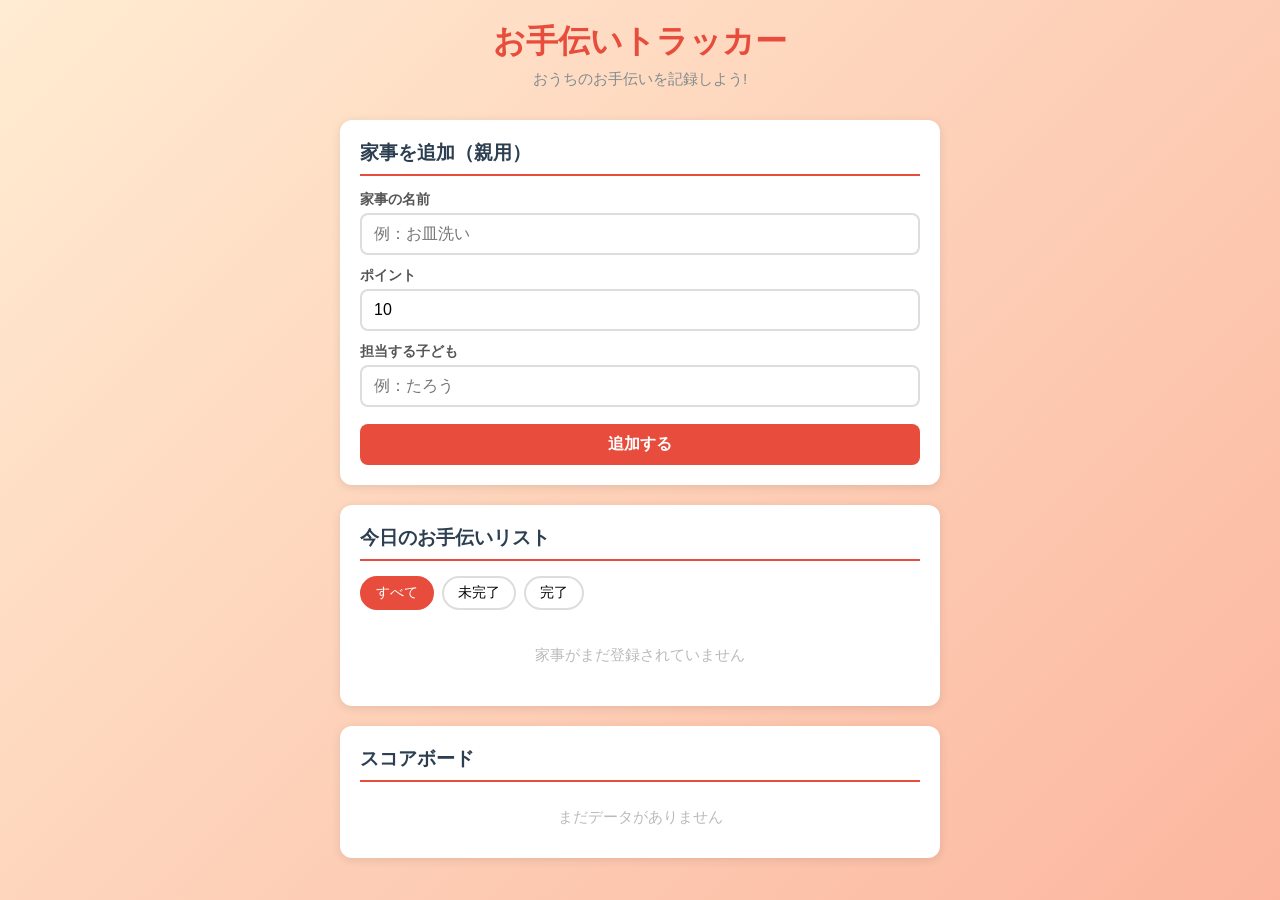
<file: index.html>
<!DOCTYPE html>
<html lang="ja">
<head>
    <meta charset="UTF-8">
    <meta name="viewport" content="width=device-width, initial-scale=1.0">
    <title>お手伝いトラッカー</title>
    <link rel="stylesheet" href="style.css">
</head>
<body>
    <div class="app">
        <header>
            <h1>お手伝いトラッカー</h1>
            <p class="subtitle">おうちのお手伝いを記録しよう!</p>
        </header>

        <!-- 親用：家事入力セクション -->
        <section class="parent-section">
            <h2>家事を追加（親用）</h2>
            <form id="chore-form">
                <div class="form-group">
                    <label for="chore-name">家事の名前</label>
                    <input type="text" id="chore-name" placeholder="例：お皿洗い" required>
                </div>
                <div class="form-group">
                    <label for="chore-points">ポイント</label>
                    <input type="number" id="chore-points" min="1" max="100" value="10" required>
                </div>
                <div class="form-group">
                    <label for="chore-assignee">担当する子ども</label>
                    <input type="text" id="chore-assignee" placeholder="例：たろう" required>
                </div>
                <button type="submit" class="btn btn-add">追加する</button>
            </form>
        </section>

        <!-- 家事リスト -->
        <section class="chores-section">
            <h2>今日のお手伝いリスト</h2>
            <div class="filter-bar">
                <button class="filter-btn active" data-filter="all">すべて</button>
                <button class="filter-btn" data-filter="pending">未完了</button>
                <button class="filter-btn" data-filter="done">完了</button>
            </div>
            <ul id="chore-list"></ul>
            <p id="empty-message" class="empty-message">家事がまだ登録されていません</p>
        </section>

        <!-- スコアボード -->
        <section class="scoreboard-section">
            <h2>スコアボード</h2>
            <div id="scoreboard"></div>
        </section>
    </div>

    <script src="app.js"></script>
</body>
</html>
</file>
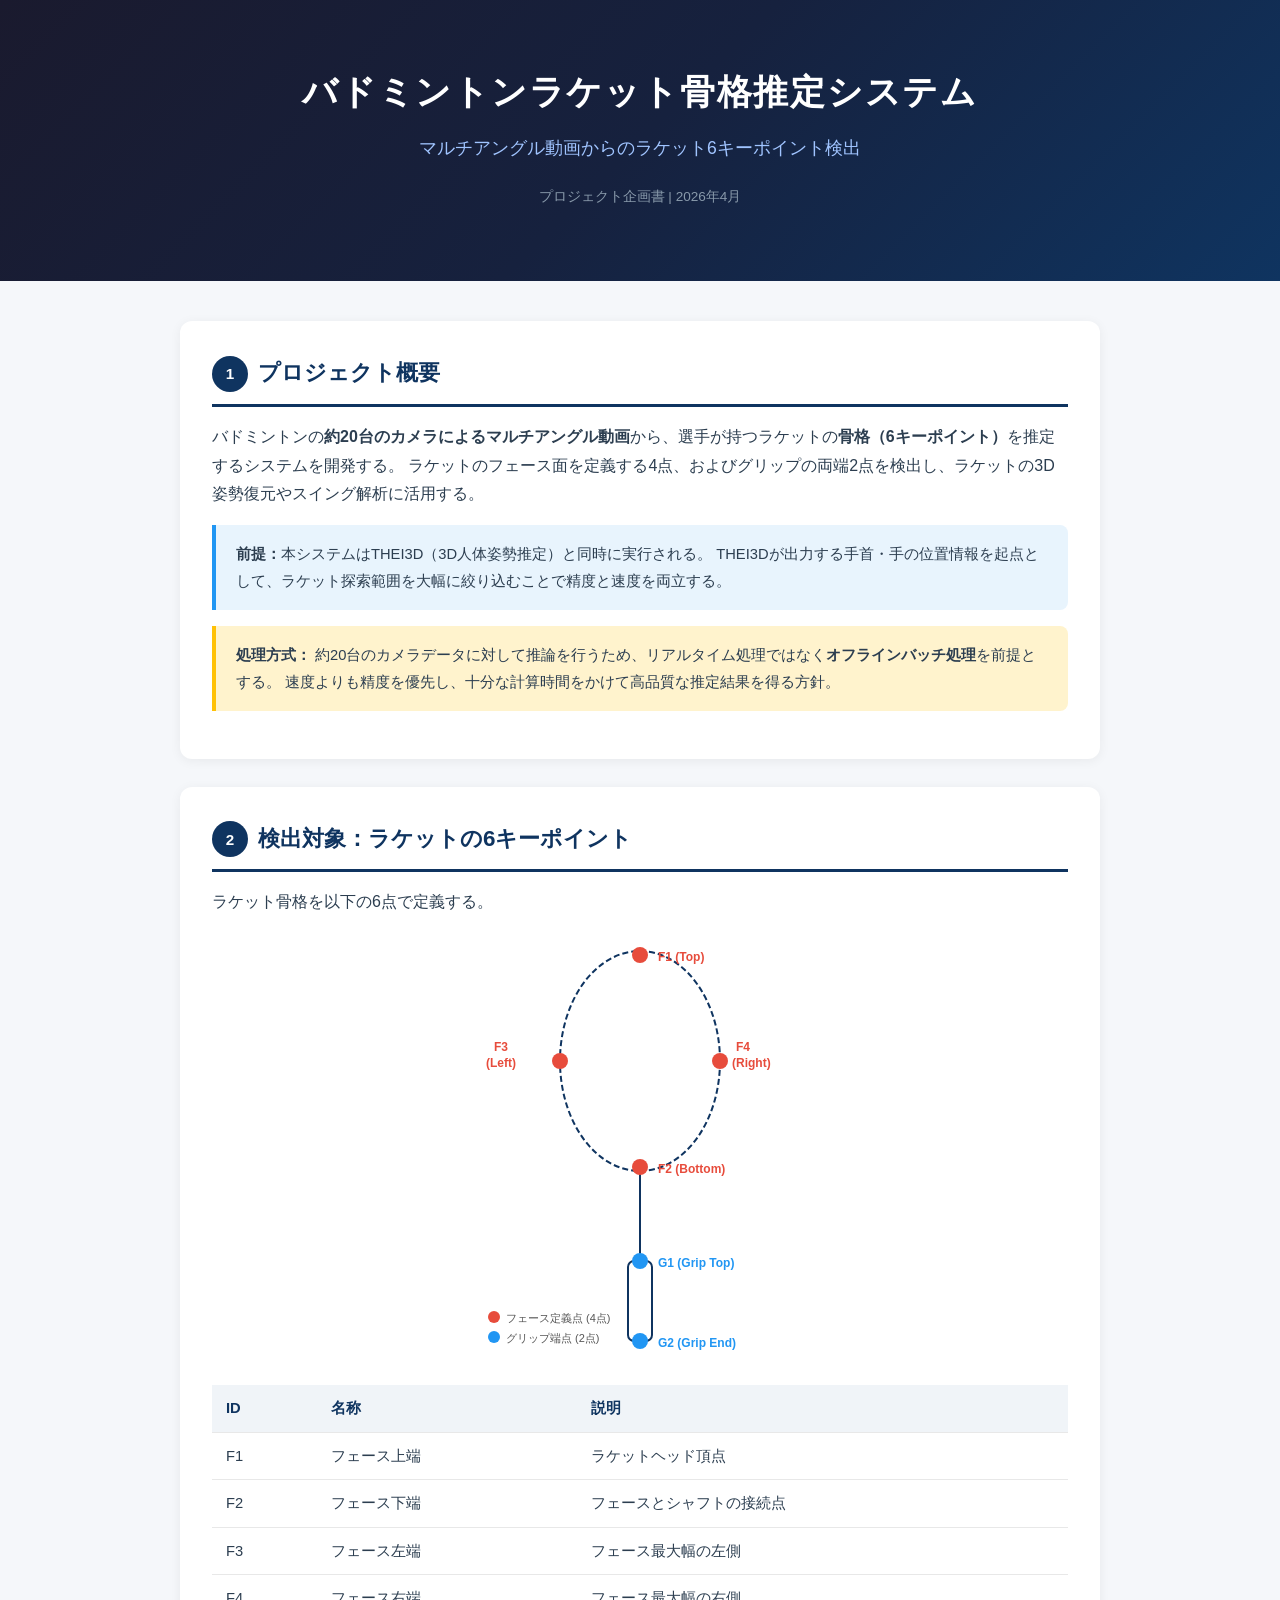
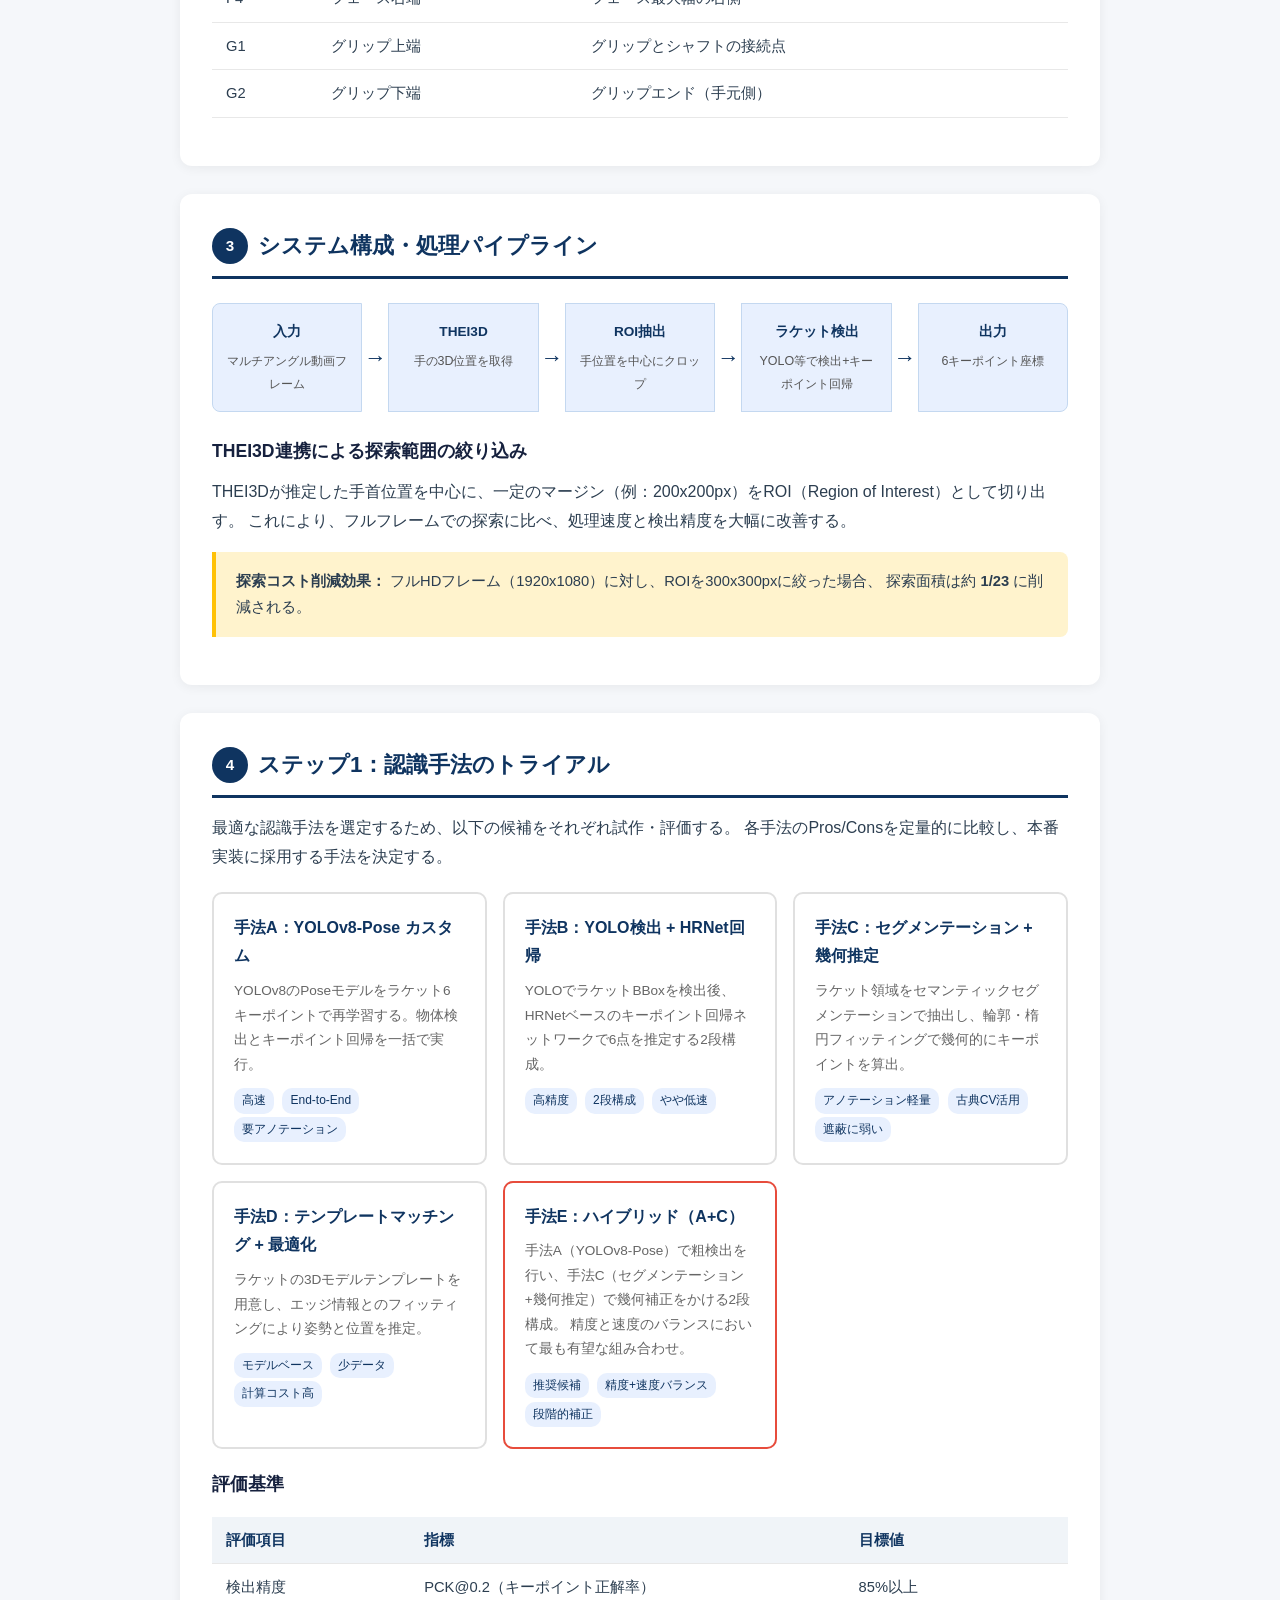
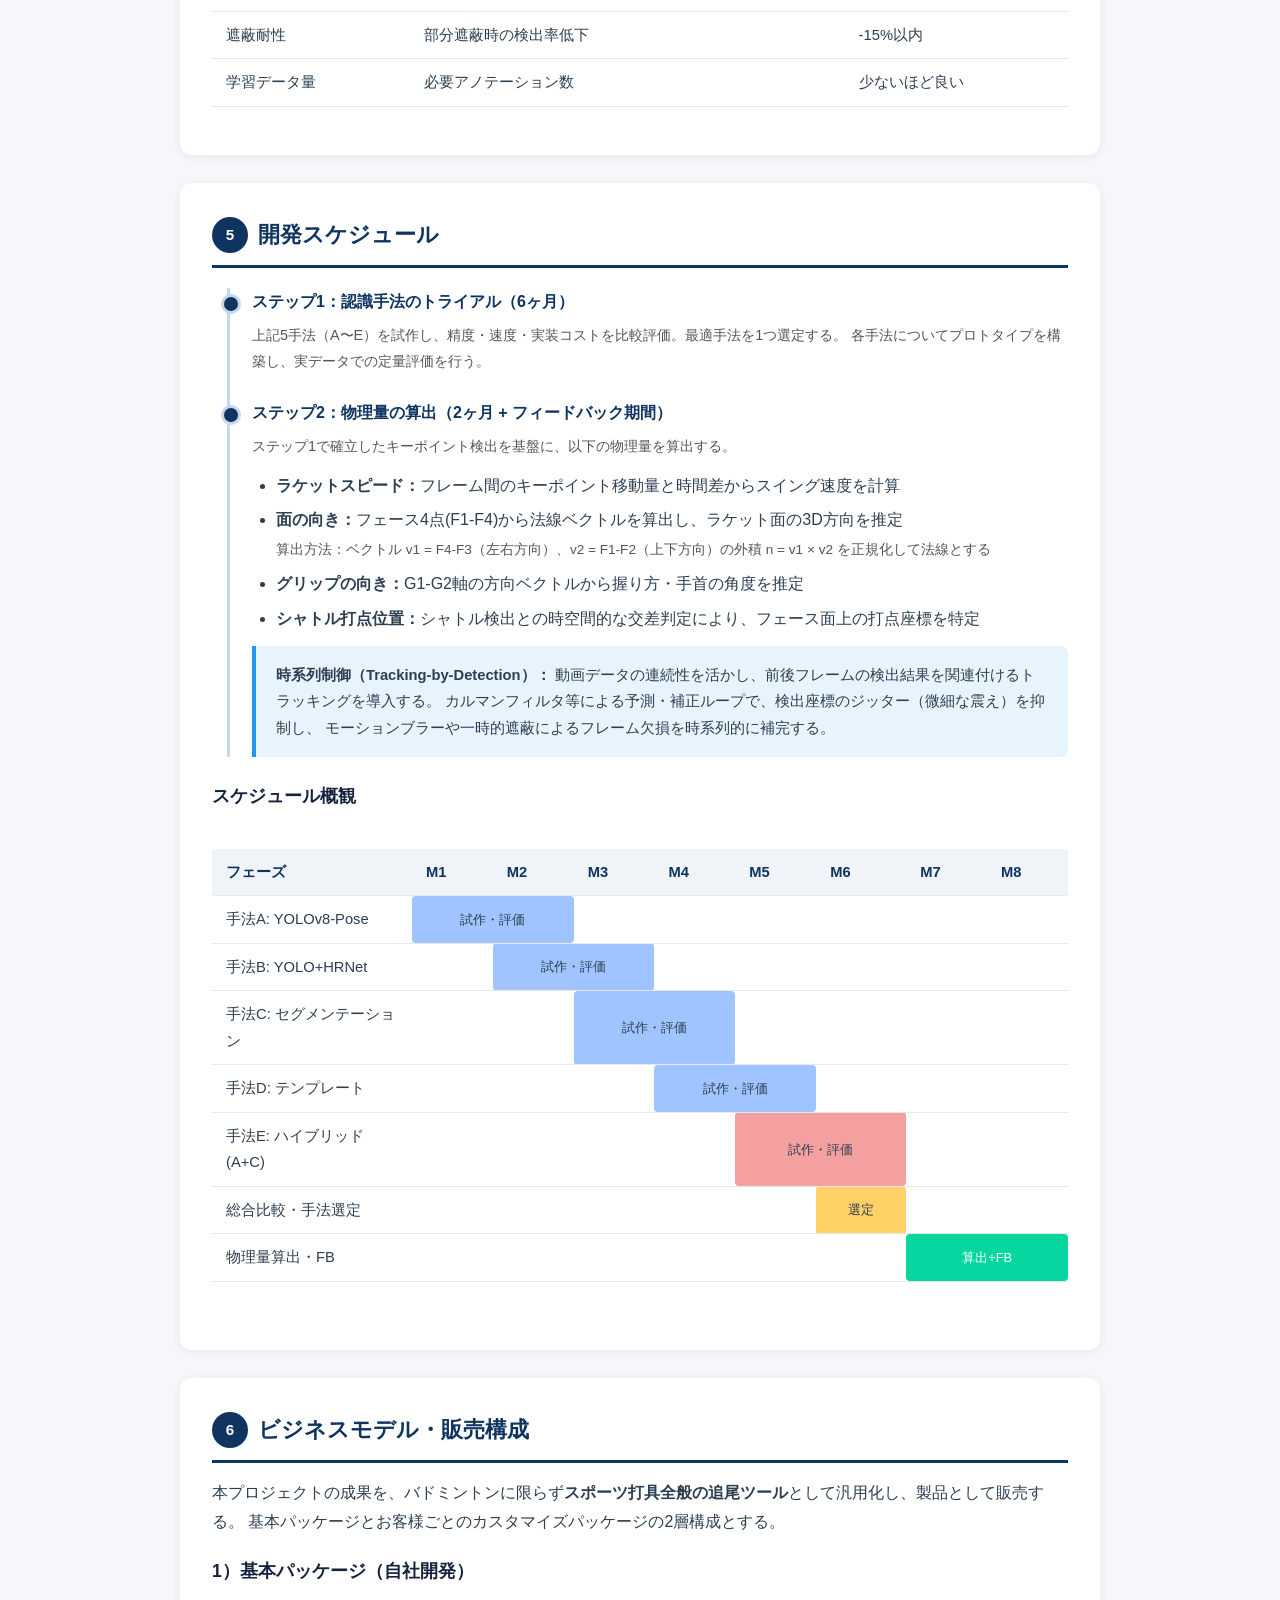
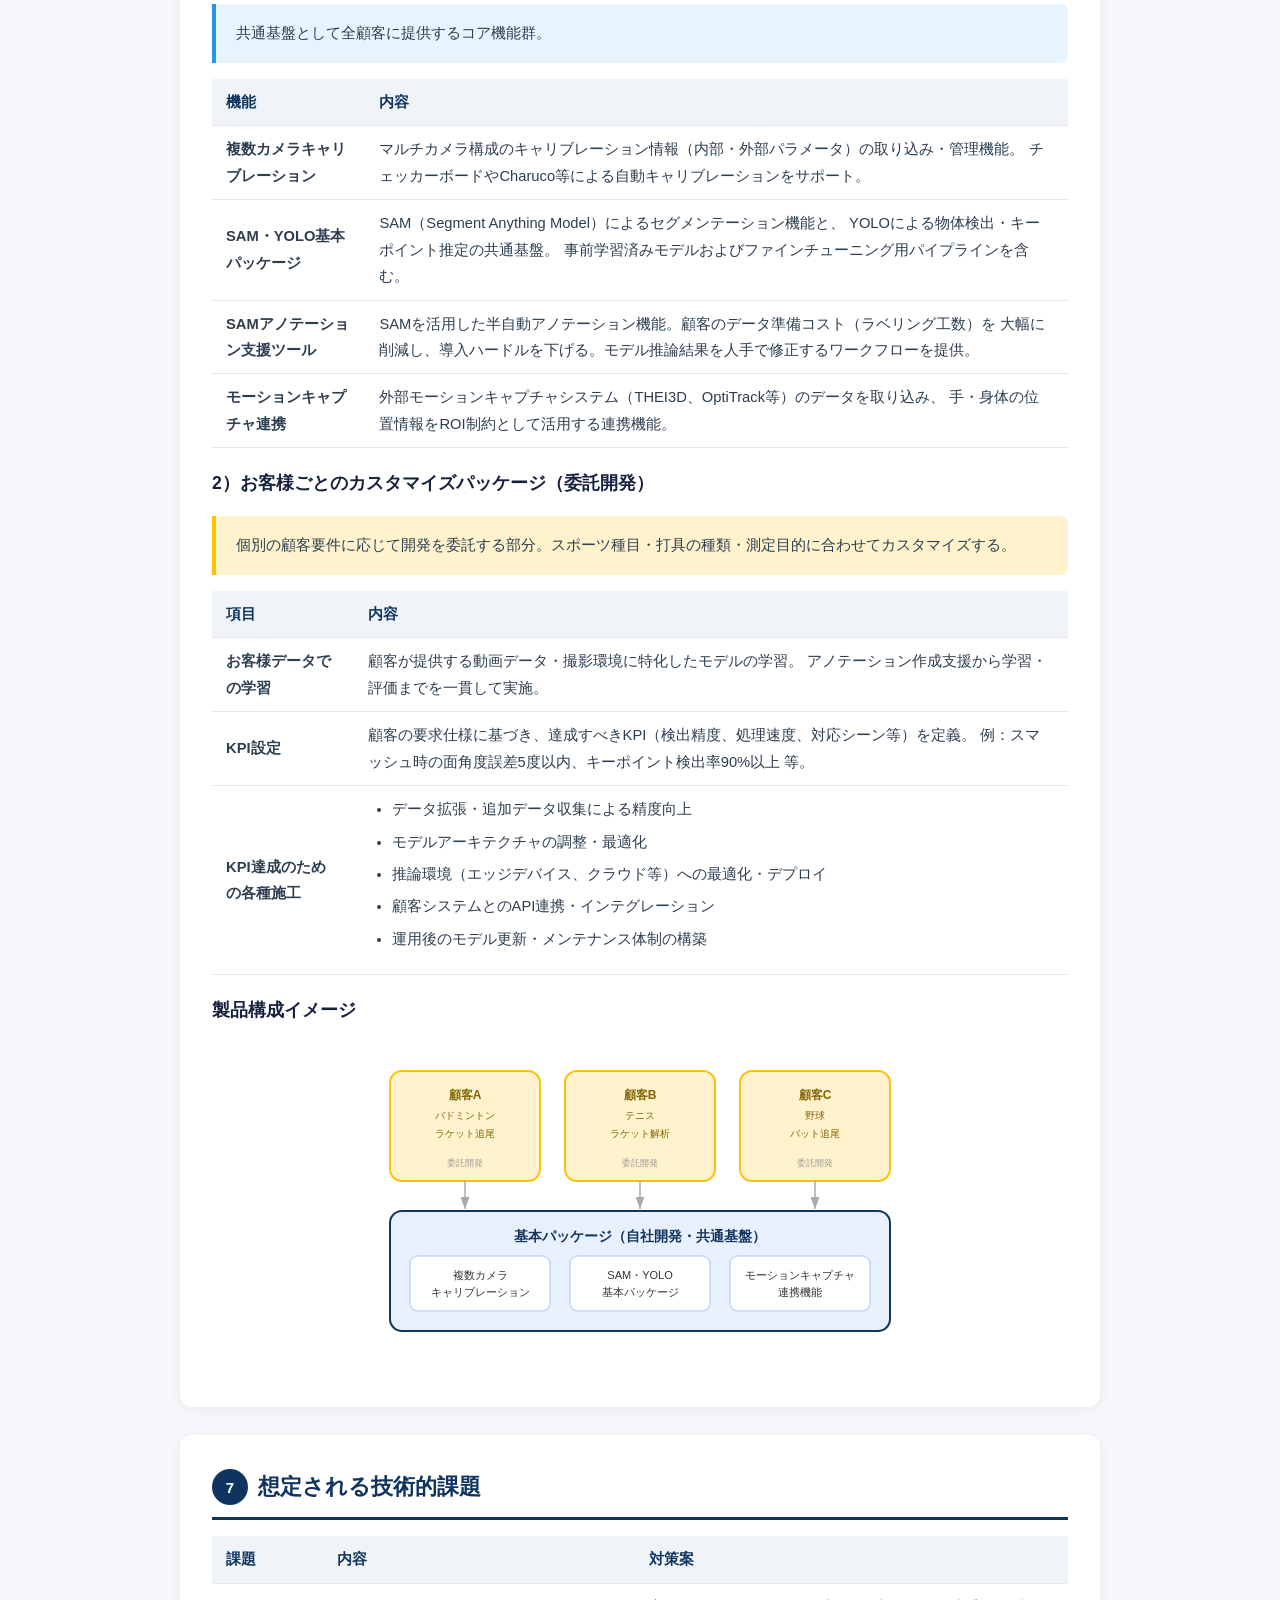
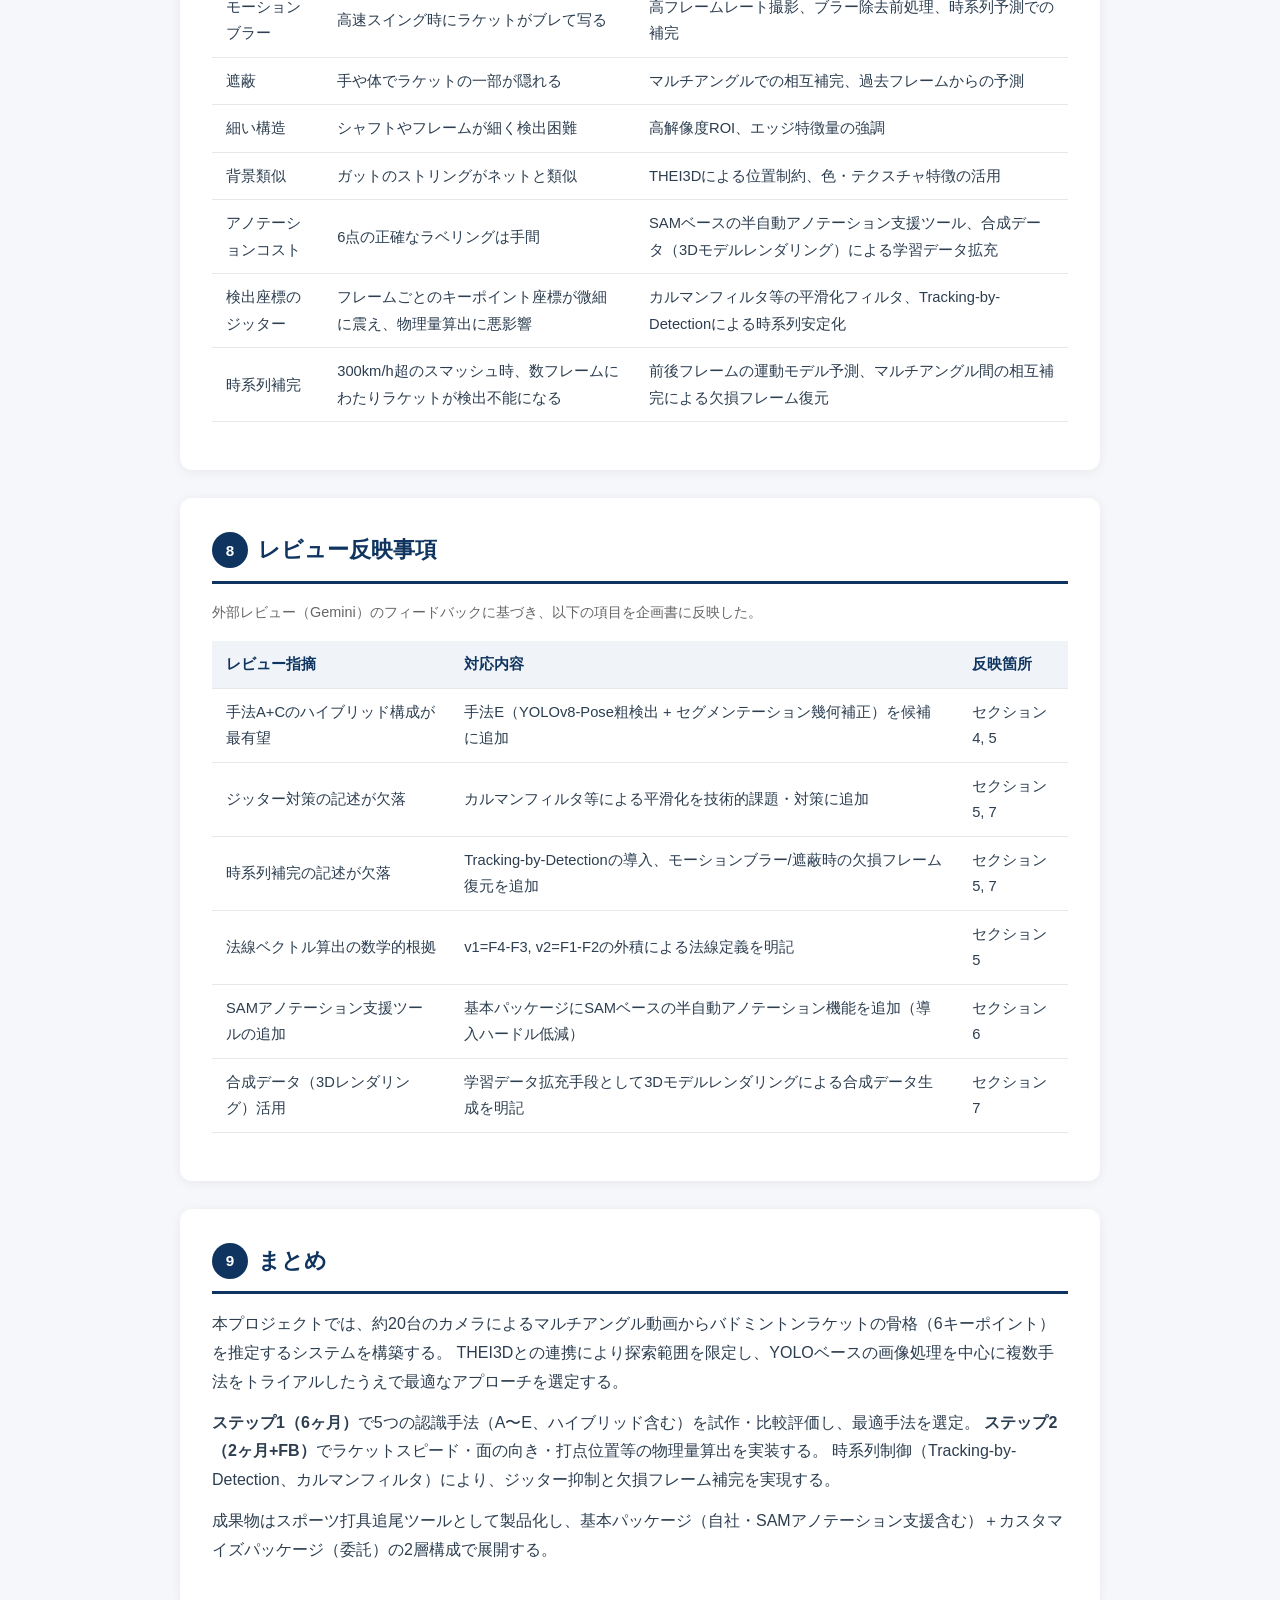
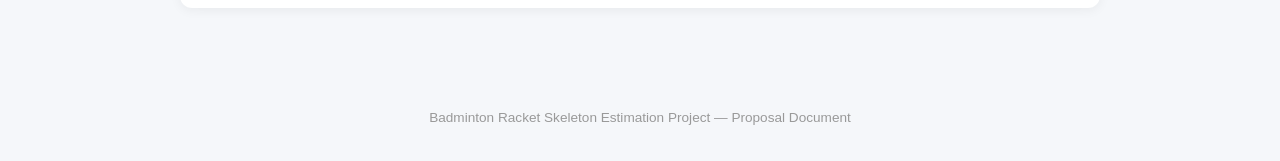
<file: racket-detection-proposal.html>
<!DOCTYPE html>
<html lang="ja">
<head>
    <meta charset="UTF-8">
    <meta name="viewport" content="width=device-width, initial-scale=1.0">
    <title>企画書：バドミントンラケット骨格推定システム</title>
    <style>
        * { margin: 0; padding: 0; box-sizing: border-box; }
        body {
            font-family: 'Hiragino Sans', 'Hiragino Kaku Gothic ProN', 'Noto Sans JP', sans-serif;
            background: #f5f7fa;
            color: #2c3e50;
            line-height: 1.8;
        }

        /* Header */
        .header {
            background: linear-gradient(135deg, #1a1a2e 0%, #16213e 50%, #0f3460 100%);
            color: #fff;
            padding: 60px 40px;
            text-align: center;
        }
        .header h1 {
            font-size: 2.2rem;
            margin-bottom: 10px;
            letter-spacing: 0.05em;
        }
        .header .subtitle {
            font-size: 1.1rem;
            color: #a0c4ff;
            margin-bottom: 20px;
        }
        .header .meta {
            font-size: 0.85rem;
            color: #8899aa;
        }

        /* Main */
        .container {
            max-width: 960px;
            margin: 0 auto;
            padding: 40px 20px;
        }

        /* Section */
        section {
            background: #fff;
            border-radius: 12px;
            padding: 32px;
            margin-bottom: 28px;
            box-shadow: 0 2px 12px rgba(0,0,0,0.06);
        }
        section h2 {
            font-size: 1.4rem;
            color: #0f3460;
            margin-bottom: 16px;
            padding-bottom: 10px;
            border-bottom: 3px solid #0f3460;
            display: flex;
            align-items: center;
            gap: 10px;
        }
        section h2 .num {
            display: inline-flex;
            align-items: center;
            justify-content: center;
            width: 36px;
            height: 36px;
            background: #0f3460;
            color: #fff;
            border-radius: 50%;
            font-size: 0.95rem;
            flex-shrink: 0;
        }
        section h3 {
            font-size: 1.1rem;
            color: #16213e;
            margin: 20px 0 10px;
        }
        p { margin-bottom: 12px; }

        /* Diagram: Racket Keypoints */
        .diagram-wrapper {
            display: flex;
            justify-content: center;
            margin: 24px 0;
        }
        .diagram-wrapper svg {
            max-width: 100%;
        }

        /* Table */
        table {
            width: 100%;
            border-collapse: collapse;
            margin: 16px 0;
            font-size: 0.92rem;
        }
        th, td {
            padding: 10px 14px;
            text-align: left;
            border-bottom: 1px solid #e8e8e8;
        }
        th {
            background: #f0f4f8;
            color: #0f3460;
            font-weight: bold;
        }
        tr:hover td { background: #fafbfc; }

        /* List */
        ul, ol {
            padding-left: 24px;
            margin-bottom: 12px;
        }
        li { margin-bottom: 6px; }

        /* Pipeline */
        .pipeline {
            display: flex;
            gap: 0;
            align-items: stretch;
            margin: 24px 0;
            overflow-x: auto;
        }
        .pipeline-step {
            flex: 1;
            min-width: 140px;
            background: #e8f0fe;
            padding: 16px 12px;
            text-align: center;
            position: relative;
            border: 1px solid #c4d8f0;
        }
        .pipeline-step:first-child { border-radius: 8px 0 0 8px; }
        .pipeline-step:last-child { border-radius: 0 8px 8px 0; }
        .pipeline-step .step-title {
            font-weight: bold;
            font-size: 0.85rem;
            color: #0f3460;
            margin-bottom: 6px;
        }
        .pipeline-step .step-desc {
            font-size: 0.78rem;
            color: #555;
        }
        .pipeline-arrow {
            display: flex;
            align-items: center;
            font-size: 1.4rem;
            color: #0f3460;
            padding: 0 2px;
            flex-shrink: 0;
        }

        /* Highlight box */
        .highlight-box {
            background: #fff3cd;
            border-left: 4px solid #ffc107;
            padding: 16px 20px;
            border-radius: 0 8px 8px 0;
            margin: 16px 0;
            font-size: 0.92rem;
        }
        .info-box {
            background: #e8f4fd;
            border-left: 4px solid #2196f3;
            padding: 16px 20px;
            border-radius: 0 8px 8px 0;
            margin: 16px 0;
            font-size: 0.92rem;
        }

        /* Steps timeline */
        .timeline {
            position: relative;
            padding-left: 40px;
            margin: 20px 0;
        }
        .timeline::before {
            content: '';
            position: absolute;
            left: 15px;
            top: 0;
            bottom: 0;
            width: 3px;
            background: #c4d8f0;
        }
        .timeline-item {
            position: relative;
            margin-bottom: 24px;
        }
        .timeline-item::before {
            content: '';
            position: absolute;
            left: -31px;
            top: 6px;
            width: 14px;
            height: 14px;
            background: #0f3460;
            border-radius: 50%;
            border: 3px solid #c4d8f0;
        }
        .timeline-item h4 {
            font-size: 1rem;
            color: #0f3460;
            margin-bottom: 6px;
        }
        .timeline-item p {
            font-size: 0.9rem;
            color: #555;
        }

        /* Trial methods cards */
        .method-cards {
            display: grid;
            grid-template-columns: repeat(auto-fit, minmax(260px, 1fr));
            gap: 16px;
            margin: 20px 0;
        }
        .method-card {
            border: 2px solid #e0e0e0;
            border-radius: 10px;
            padding: 20px;
            transition: border-color 0.2s;
        }
        .method-card:hover { border-color: #0f3460; }
        .method-card h4 {
            font-size: 1rem;
            color: #0f3460;
            margin-bottom: 8px;
        }
        .method-card p {
            font-size: 0.85rem;
            color: #666;
            margin-bottom: 8px;
        }
        .method-card .tag {
            display: inline-block;
            font-size: 0.75rem;
            background: #e8f0fe;
            color: #0f3460;
            padding: 2px 8px;
            border-radius: 10px;
            margin-right: 4px;
        }

        /* Footer */
        .footer {
            text-align: center;
            padding: 30px;
            color: #999;
            font-size: 0.85rem;
        }

        @media (max-width: 600px) {
            .header { padding: 40px 20px; }
            .header h1 { font-size: 1.5rem; }
            section { padding: 20px; }
            .pipeline { flex-direction: column; }
            .pipeline-arrow { transform: rotate(90deg); justify-content: center; padding: 4px 0; }
            .pipeline-step:first-child, .pipeline-step:last-child { border-radius: 8px; }
        }
    </style>
</head>
<body>

<div class="header">
    <h1>バドミントンラケット骨格推定システム</h1>
    <p class="subtitle">マルチアングル動画からのラケット6キーポイント検出</p>
    <p class="meta">プロジェクト企画書 | 2026年4月</p>
</div>

<div class="container">

    <!-- 1. 概要 -->
    <section>
        <h2><span class="num">1</span>プロジェクト概要</h2>
        <p>
            バドミントンの<strong>約20台のカメラによるマルチアングル動画</strong>から、選手が持つラケットの<strong>骨格（6キーポイント）</strong>を推定するシステムを開発する。
            ラケットのフェース面を定義する4点、およびグリップの両端2点を検出し、ラケットの3D姿勢復元やスイング解析に活用する。
        </p>
        <div class="info-box">
            <strong>前提：</strong>本システムはTHEI3D（3D人体姿勢推定）と同時に実行される。
            THEI3Dが出力する手首・手の位置情報を起点として、ラケット探索範囲を大幅に絞り込むことで精度と速度を両立する。
        </div>
        <div class="highlight-box">
            <strong>処理方式：</strong>
            約20台のカメラデータに対して推論を行うため、リアルタイム処理ではなく<strong>オフラインバッチ処理</strong>を前提とする。
            速度よりも精度を優先し、十分な計算時間をかけて高品質な推定結果を得る方針。
        </div>
    </section>

    <!-- 2. 検出対象 -->
    <section>
        <h2><span class="num">2</span>検出対象：ラケットの6キーポイント</h2>
        <p>ラケット骨格を以下の6点で定義する。</p>

        <div class="diagram-wrapper">
            <svg width="320" height="420" viewBox="0 0 320 420">
                <!-- Racket face (ellipse) -->
                <ellipse cx="160" cy="120" rx="80" ry="110" fill="none" stroke="#0f3460" stroke-width="2" stroke-dasharray="6,3"/>
                <!-- Shaft -->
                <line x1="160" y1="230" x2="160" y2="320" stroke="#0f3460" stroke-width="2"/>
                <!-- Grip -->
                <rect x="148" y="320" width="24" height="80" rx="6" fill="none" stroke="#0f3460" stroke-width="2"/>

                <!-- Face 4 points -->
                <circle cx="160" cy="14" r="8" fill="#e74c3c"/>
                <text x="178" y="20" font-size="12" fill="#e74c3c" font-weight="bold">F1 (Top)</text>

                <circle cx="160" cy="226" r="8" fill="#e74c3c"/>
                <text x="178" y="232" font-size="12" fill="#e74c3c" font-weight="bold">F2 (Bottom)</text>

                <circle cx="80" cy="120" r="8" fill="#e74c3c"/>
                <text x="14" y="110" font-size="12" fill="#e74c3c" font-weight="bold">F3</text>
                <text x="6" y="126" font-size="12" fill="#e74c3c" font-weight="bold">(Left)</text>

                <circle cx="240" cy="120" r="8" fill="#e74c3c"/>
                <text x="256" y="110" font-size="12" fill="#e74c3c" font-weight="bold">F4</text>
                <text x="252" y="126" font-size="12" fill="#e74c3c" font-weight="bold">(Right)</text>

                <!-- Grip 2 points -->
                <circle cx="160" cy="320" r="8" fill="#2196f3"/>
                <text x="178" y="326" font-size="12" fill="#2196f3" font-weight="bold">G1 (Grip Top)</text>

                <circle cx="160" cy="400" r="8" fill="#2196f3"/>
                <text x="178" y="406" font-size="12" fill="#2196f3" font-weight="bold">G2 (Grip End)</text>

                <!-- Legend -->
                <rect x="8" y="370" width="12" height="12" rx="6" fill="#e74c3c"/>
                <text x="26" y="381" font-size="11" fill="#555">フェース定義点 (4点)</text>
                <rect x="8" y="390" width="12" height="12" rx="6" fill="#2196f3"/>
                <text x="26" y="401" font-size="11" fill="#555">グリップ端点 (2点)</text>
            </svg>
        </div>

        <table>
            <thead>
                <tr><th>ID</th><th>名称</th><th>説明</th></tr>
            </thead>
            <tbody>
                <tr><td>F1</td><td>フェース上端</td><td>ラケットヘッド頂点</td></tr>
                <tr><td>F2</td><td>フェース下端</td><td>フェースとシャフトの接続点</td></tr>
                <tr><td>F3</td><td>フェース左端</td><td>フェース最大幅の左側</td></tr>
                <tr><td>F4</td><td>フェース右端</td><td>フェース最大幅の右側</td></tr>
                <tr><td>G1</td><td>グリップ上端</td><td>グリップとシャフトの接続点</td></tr>
                <tr><td>G2</td><td>グリップ下端</td><td>グリップエンド（手元側）</td></tr>
            </tbody>
        </table>
    </section>

    <!-- 3. システム構成 -->
    <section>
        <h2><span class="num">3</span>システム構成・処理パイプライン</h2>

        <div class="pipeline">
            <div class="pipeline-step">
                <div class="step-title">入力</div>
                <div class="step-desc">マルチアングル動画フレーム</div>
            </div>
            <div class="pipeline-arrow">&rarr;</div>
            <div class="pipeline-step">
                <div class="step-title">THEI3D</div>
                <div class="step-desc">手の3D位置を取得</div>
            </div>
            <div class="pipeline-arrow">&rarr;</div>
            <div class="pipeline-step">
                <div class="step-title">ROI抽出</div>
                <div class="step-desc">手位置を中心にクロップ</div>
            </div>
            <div class="pipeline-arrow">&rarr;</div>
            <div class="pipeline-step">
                <div class="step-title">ラケット検出</div>
                <div class="step-desc">YOLO等で検出+キーポイント回帰</div>
            </div>
            <div class="pipeline-arrow">&rarr;</div>
            <div class="pipeline-step">
                <div class="step-title">出力</div>
                <div class="step-desc">6キーポイント座標</div>
            </div>
        </div>

        <h3>THEI3D連携による探索範囲の絞り込み</h3>
        <p>
            THEI3Dが推定した手首位置を中心に、一定のマージン（例：200x200px）をROI（Region of Interest）として切り出す。
            これにより、フルフレームでの探索に比べ、処理速度と検出精度を大幅に改善する。
        </p>
        <div class="highlight-box">
            <strong>探索コスト削減効果：</strong>
            フルHDフレーム（1920x1080）に対し、ROIを300x300pxに絞った場合、
            探索面積は約 <strong>1/23</strong> に削減される。
        </div>
    </section>

    <!-- 4. ステップ1：トライアル -->
    <section>
        <h2><span class="num">4</span>ステップ1：認識手法のトライアル</h2>
        <p>
            最適な認識手法を選定するため、以下の候補をそれぞれ試作・評価する。
            各手法のPros/Consを定量的に比較し、本番実装に採用する手法を決定する。
        </p>

        <div class="method-cards">
            <div class="method-card">
                <h4>手法A：YOLOv8-Pose カスタム</h4>
                <p>YOLOv8のPoseモデルをラケット6キーポイントで再学習する。物体検出とキーポイント回帰を一括で実行。</p>
                <span class="tag">高速</span>
                <span class="tag">End-to-End</span>
                <span class="tag">要アノテーション</span>
            </div>
            <div class="method-card">
                <h4>手法B：YOLO検出 + HRNet回帰</h4>
                <p>YOLOでラケットBBoxを検出後、HRNetベースのキーポイント回帰ネットワークで6点を推定する2段構成。</p>
                <span class="tag">高精度</span>
                <span class="tag">2段構成</span>
                <span class="tag">やや低速</span>
            </div>
            <div class="method-card">
                <h4>手法C：セグメンテーション + 幾何推定</h4>
                <p>ラケット領域をセマンティックセグメンテーションで抽出し、輪郭・楕円フィッティングで幾何的にキーポイントを算出。</p>
                <span class="tag">アノテーション軽量</span>
                <span class="tag">古典CV活用</span>
                <span class="tag">遮蔽に弱い</span>
            </div>
            <div class="method-card">
                <h4>手法D：テンプレートマッチング + 最適化</h4>
                <p>ラケットの3Dモデルテンプレートを用意し、エッジ情報とのフィッティングにより姿勢と位置を推定。</p>
                <span class="tag">モデルベース</span>
                <span class="tag">少データ</span>
                <span class="tag">計算コスト高</span>
            </div>
            <div class="method-card" style="border-color:#e74c3c;">
                <h4>手法E：ハイブリッド（A+C）</h4>
                <p>手法A（YOLOv8-Pose）で粗検出を行い、手法C（セグメンテーション+幾何推定）で幾何補正をかける2段構成。
                精度と速度のバランスにおいて最も有望な組み合わせ。</p>
                <span class="tag">推奨候補</span>
                <span class="tag">精度+速度バランス</span>
                <span class="tag">段階的補正</span>
            </div>
        </div>

        <h3>評価基準</h3>
        <table>
            <thead>
                <tr><th>評価項目</th><th>指標</th><th>目標値</th></tr>
            </thead>
            <tbody>
                <tr><td>検出精度</td><td>PCK@0.2（キーポイント正解率）</td><td>85%以上</td></tr>
                <tr><td>遮蔽耐性</td><td>部分遮蔽時の検出率低下</td><td>-15%以内</td></tr>
                <tr><td>学習データ量</td><td>必要アノテーション数</td><td>少ないほど良い</td></tr>
            </tbody>
        </table>
    </section>

    <!-- 5. 開発スケジュール -->
    <section>
        <h2><span class="num">5</span>開発スケジュール</h2>

        <div class="timeline">
            <div class="timeline-item">
                <h4>ステップ1：認識手法のトライアル（6ヶ月）</h4>
                <p>上記5手法（A〜E）を試作し、精度・速度・実装コストを比較評価。最適手法を1つ選定する。
                各手法についてプロトタイプを構築し、実データでの定量評価を行う。</p>
            </div>
            <div class="timeline-item">
                <h4>ステップ2：物理量の算出（2ヶ月 + フィードバック期間）</h4>
                <p>ステップ1で確立したキーポイント検出を基盤に、以下の物理量を算出する。</p>
                <ul style="margin-top:8px;">
                    <li><strong>ラケットスピード：</strong>フレーム間のキーポイント移動量と時間差からスイング速度を計算</li>
                    <li><strong>面の向き：</strong>フェース4点(F1-F4)から法線ベクトルを算出し、ラケット面の3D方向を推定<br>
                        <span style="font-size:0.85rem;color:#555;">算出方法：ベクトル v1 = F4-F3（左右方向）、v2 = F1-F2（上下方向）の外積 n = v1 &times; v2 を正規化して法線とする</span></li>
                    <li><strong>グリップの向き：</strong>G1-G2軸の方向ベクトルから握り方・手首の角度を推定</li>
                    <li><strong>シャトル打点位置：</strong>シャトル検出との時空間的な交差判定により、フェース面上の打点座標を特定</li>
                </ul>
                <div class="info-box" style="margin-top:12px;">
                    <strong>時系列制御（Tracking-by-Detection）：</strong>
                    動画データの連続性を活かし、前後フレームの検出結果を関連付けるトラッキングを導入する。
                    カルマンフィルタ等による予測・補正ループで、検出座標のジッター（微細な震え）を抑制し、
                    モーションブラーや一時的遮蔽によるフレーム欠損を時系列的に補完する。
                </div>
            </div>
        </div>

        <!-- Gantt-style schedule -->
        <h3>スケジュール概観</h3>
        <div style="overflow-x:auto; margin:20px 0;">
            <table style="min-width:600px;">
                <thead>
                    <tr>
                        <th style="width:200px;">フェーズ</th>
                        <th>M1</th><th>M2</th><th>M3</th><th>M4</th><th>M5</th><th>M6</th><th>M7</th><th>M8</th>
                    </tr>
                </thead>
                <tbody>
                    <tr>
                        <td>手法A: YOLOv8-Pose</td>
                        <td colspan="2" style="background:#a0c4ff;text-align:center;font-size:0.8rem;border-radius:4px;">試作・評価</td>
                        <td colspan="6"></td>
                    </tr>
                    <tr>
                        <td>手法B: YOLO+HRNet</td>
                        <td></td>
                        <td colspan="2" style="background:#a0c4ff;text-align:center;font-size:0.8rem;border-radius:4px;">試作・評価</td>
                        <td colspan="5"></td>
                    </tr>
                    <tr>
                        <td>手法C: セグメンテーション</td>
                        <td colspan="2"></td>
                        <td colspan="2" style="background:#a0c4ff;text-align:center;font-size:0.8rem;border-radius:4px;">試作・評価</td>
                        <td colspan="4"></td>
                    </tr>
                    <tr>
                        <td>手法D: テンプレート</td>
                        <td colspan="3"></td>
                        <td colspan="2" style="background:#a0c4ff;text-align:center;font-size:0.8rem;border-radius:4px;">試作・評価</td>
                        <td colspan="3"></td>
                    </tr>
                    <tr>
                        <td>手法E: ハイブリッド(A+C)</td>
                        <td colspan="3"></td>
                        <td></td>
                        <td colspan="2" style="background:#f4a0a0;text-align:center;font-size:0.8rem;border-radius:4px;">試作・評価</td>
                        <td colspan="2"></td>
                    </tr>
                    <tr>
                        <td>総合比較・手法選定</td>
                        <td colspan="5"></td>
                        <td style="background:#ffd166;text-align:center;font-size:0.8rem;border-radius:4px;">選定</td>
                        <td colspan="2"></td>
                    </tr>
                    <tr>
                        <td>物理量算出・FB</td>
                        <td colspan="6"></td>
                        <td colspan="2" style="background:#06d6a0;text-align:center;font-size:0.8rem;color:#fff;border-radius:4px;">算出+FB</td>
                    </tr>
                </tbody>
            </table>
        </div>
    </section>

    <!-- 6. ビジネスモデル・見積もり -->
    <section>
        <h2><span class="num">6</span>ビジネスモデル・販売構成</h2>
        <p>
            本プロジェクトの成果を、バドミントンに限らず<strong>スポーツ打具全般の追尾ツール</strong>として汎用化し、製品として販売する。
            基本パッケージとお客様ごとのカスタマイズパッケージの2層構成とする。
        </p>

        <h3>1）基本パッケージ（自社開発）</h3>
        <div class="info-box">
            共通基盤として全顧客に提供するコア機能群。
        </div>
        <table>
            <thead>
                <tr><th>機能</th><th>内容</th></tr>
            </thead>
            <tbody>
                <tr>
                    <td><strong>複数カメラキャリブレーション</strong></td>
                    <td>マルチカメラ構成のキャリブレーション情報（内部・外部パラメータ）の取り込み・管理機能。
                    チェッカーボードやCharuco等による自動キャリブレーションをサポート。</td>
                </tr>
                <tr>
                    <td><strong>SAM・YOLO基本パッケージ</strong></td>
                    <td>SAM（Segment Anything Model）によるセグメンテーション機能と、
                    YOLOによる物体検出・キーポイント推定の共通基盤。
                    事前学習済みモデルおよびファインチューニング用パイプラインを含む。</td>
                </tr>
                <tr>
                    <td><strong>SAMアノテーション支援ツール</strong></td>
                    <td>SAMを活用した半自動アノテーション機能。顧客のデータ準備コスト（ラベリング工数）を
                    大幅に削減し、導入ハードルを下げる。モデル推論結果を人手で修正するワークフローを提供。</td>
                </tr>
                <tr>
                    <td><strong>モーションキャプチャ連携</strong></td>
                    <td>外部モーションキャプチャシステム（THEI3D、OptiTrack等）のデータを取り込み、
                    手・身体の位置情報をROI制約として活用する連携機能。</td>
                </tr>
            </tbody>
        </table>

        <h3>2）お客様ごとのカスタマイズパッケージ（委託開発）</h3>
        <div class="highlight-box">
            個別の顧客要件に応じて開発を委託する部分。スポーツ種目・打具の種類・測定目的に合わせてカスタマイズする。
        </div>
        <table>
            <thead>
                <tr><th>項目</th><th>内容</th></tr>
            </thead>
            <tbody>
                <tr>
                    <td><strong>お客様データでの学習</strong></td>
                    <td>顧客が提供する動画データ・撮影環境に特化したモデルの学習。
                    アノテーション作成支援から学習・評価までを一貫して実施。</td>
                </tr>
                <tr>
                    <td><strong>KPI設定</strong></td>
                    <td>顧客の要求仕様に基づき、達成すべきKPI（検出精度、処理速度、対応シーン等）を定義。
                    例：スマッシュ時の面角度誤差5度以内、キーポイント検出率90%以上 等。</td>
                </tr>
                <tr>
                    <td><strong>KPI達成のための各種施工</strong></td>
                    <td>
                        <ul>
                            <li>データ拡張・追加データ収集による精度向上</li>
                            <li>モデルアーキテクチャの調整・最適化</li>
                            <li>推論環境（エッジデバイス、クラウド等）への最適化・デプロイ</li>
                            <li>顧客システムとのAPI連携・インテグレーション</li>
                            <li>運用後のモデル更新・メンテナンス体制の構築</li>
                        </ul>
                    </td>
                </tr>
            </tbody>
        </table>

        <!-- Business model diagram -->
        <h3>製品構成イメージ</h3>
        <div class="diagram-wrapper">
            <svg width="560" height="300" viewBox="0 0 560 300">
                <!-- Base package -->
                <rect x="30" y="160" width="500" height="120" rx="12" fill="#e8f0fe" stroke="#0f3460" stroke-width="2"/>
                <text x="280" y="190" text-anchor="middle" font-size="14" font-weight="bold" fill="#0f3460">基本パッケージ（自社開発・共通基盤）</text>
                <rect x="50" y="205" width="140" height="55" rx="8" fill="#fff" stroke="#c4d8f0" stroke-width="1.5"/>
                <text x="120" y="228" text-anchor="middle" font-size="11" fill="#333">複数カメラ</text>
                <text x="120" y="245" text-anchor="middle" font-size="11" fill="#333">キャリブレーション</text>
                <rect x="210" y="205" width="140" height="55" rx="8" fill="#fff" stroke="#c4d8f0" stroke-width="1.5"/>
                <text x="280" y="228" text-anchor="middle" font-size="11" fill="#333">SAM・YOLO</text>
                <text x="280" y="245" text-anchor="middle" font-size="11" fill="#333">基本パッケージ</text>
                <rect x="370" y="205" width="140" height="55" rx="8" fill="#fff" stroke="#c4d8f0" stroke-width="1.5"/>
                <text x="440" y="228" text-anchor="middle" font-size="11" fill="#333">モーションキャプチャ</text>
                <text x="440" y="245" text-anchor="middle" font-size="11" fill="#333">連携機能</text>

                <!-- Custom packages -->
                <rect x="30" y="20" width="150" height="110" rx="12" fill="#fff3cd" stroke="#ffc107" stroke-width="2"/>
                <text x="105" y="48" text-anchor="middle" font-size="12" font-weight="bold" fill="#856404">顧客A</text>
                <text x="105" y="68" text-anchor="middle" font-size="10" fill="#856404">バドミントン</text>
                <text x="105" y="86" text-anchor="middle" font-size="10" fill="#856404">ラケット追尾</text>
                <text x="105" y="115" text-anchor="middle" font-size="9" fill="#999">委託開発</text>

                <rect x="205" y="20" width="150" height="110" rx="12" fill="#fff3cd" stroke="#ffc107" stroke-width="2"/>
                <text x="280" y="48" text-anchor="middle" font-size="12" font-weight="bold" fill="#856404">顧客B</text>
                <text x="280" y="68" text-anchor="middle" font-size="10" fill="#856404">テニス</text>
                <text x="280" y="86" text-anchor="middle" font-size="10" fill="#856404">ラケット解析</text>
                <text x="280" y="115" text-anchor="middle" font-size="9" fill="#999">委託開発</text>

                <rect x="380" y="20" width="150" height="110" rx="12" fill="#fff3cd" stroke="#ffc107" stroke-width="2"/>
                <text x="455" y="48" text-anchor="middle" font-size="12" font-weight="bold" fill="#856404">顧客C</text>
                <text x="455" y="68" text-anchor="middle" font-size="10" fill="#856404">野球</text>
                <text x="455" y="86" text-anchor="middle" font-size="10" fill="#856404">バット追尾</text>
                <text x="455" y="115" text-anchor="middle" font-size="9" fill="#999">委託開発</text>

                <!-- Arrows -->
                <line x1="105" y1="130" x2="105" y2="158" stroke="#aaa" stroke-width="1.5" marker-end="url(#arrowhead)"/>
                <line x1="280" y1="130" x2="280" y2="158" stroke="#aaa" stroke-width="1.5" marker-end="url(#arrowhead)"/>
                <line x1="455" y1="130" x2="455" y2="158" stroke="#aaa" stroke-width="1.5" marker-end="url(#arrowhead)"/>
                <defs>
                    <marker id="arrowhead" markerWidth="8" markerHeight="6" refX="8" refY="3" orient="auto">
                        <polygon points="0 0, 8 3, 0 6" fill="#aaa"/>
                    </marker>
                </defs>
            </svg>
        </div>
    </section>

    <!-- 7. 技術的課題 -->
    <section>
        <h2><span class="num">7</span>想定される技術的課題</h2>
        <table>
            <thead>
                <tr><th>課題</th><th>内容</th><th>対策案</th></tr>
            </thead>
            <tbody>
                <tr>
                    <td>モーションブラー</td>
                    <td>高速スイング時にラケットがブレて写る</td>
                    <td>高フレームレート撮影、ブラー除去前処理、時系列予測での補完</td>
                </tr>
                <tr>
                    <td>遮蔽</td>
                    <td>手や体でラケットの一部が隠れる</td>
                    <td>マルチアングルでの相互補完、過去フレームからの予測</td>
                </tr>
                <tr>
                    <td>細い構造</td>
                    <td>シャフトやフレームが細く検出困難</td>
                    <td>高解像度ROI、エッジ特徴量の強調</td>
                </tr>
                <tr>
                    <td>背景類似</td>
                    <td>ガットのストリングがネットと類似</td>
                    <td>THEI3Dによる位置制約、色・テクスチャ特徴の活用</td>
                </tr>
                <tr>
                    <td>アノテーションコスト</td>
                    <td>6点の正確なラベリングは手間</td>
                    <td>SAMベースの半自動アノテーション支援ツール、合成データ（3Dモデルレンダリング）による学習データ拡充</td>
                </tr>
                <tr>
                    <td>検出座標のジッター</td>
                    <td>フレームごとのキーポイント座標が微細に震え、物理量算出に悪影響</td>
                    <td>カルマンフィルタ等の平滑化フィルタ、Tracking-by-Detectionによる時系列安定化</td>
                </tr>
                <tr>
                    <td>時系列補完</td>
                    <td>300km/h超のスマッシュ時、数フレームにわたりラケットが検出不能になる</td>
                    <td>前後フレームの運動モデル予測、マルチアングル間の相互補完による欠損フレーム復元</td>
                </tr>
            </tbody>
        </table>
    </section>

    <!-- 8. レビュー反映事項 -->
    <section>
        <h2><span class="num">8</span>レビュー反映事項</h2>
        <p style="font-size:0.9rem;color:#666;margin-bottom:16px;">外部レビュー（Gemini）のフィードバックに基づき、以下の項目を企画書に反映した。</p>
        <table>
            <thead>
                <tr><th>レビュー指摘</th><th>対応内容</th><th>反映箇所</th></tr>
            </thead>
            <tbody>
                <tr>
                    <td>手法A+Cのハイブリッド構成が最有望</td>
                    <td>手法E（YOLOv8-Pose粗検出 + セグメンテーション幾何補正）を候補に追加</td>
                    <td>セクション4, 5</td>
                </tr>
                <tr>
                    <td>ジッター対策の記述が欠落</td>
                    <td>カルマンフィルタ等による平滑化を技術的課題・対策に追加</td>
                    <td>セクション5, 7</td>
                </tr>
                <tr>
                    <td>時系列補完の記述が欠落</td>
                    <td>Tracking-by-Detectionの導入、モーションブラー/遮蔽時の欠損フレーム復元を追加</td>
                    <td>セクション5, 7</td>
                </tr>
                <tr>
                    <td>法線ベクトル算出の数学的根拠</td>
                    <td>v1=F4-F3, v2=F1-F2の外積による法線定義を明記</td>
                    <td>セクション5</td>
                </tr>
                <tr>
                    <td>SAMアノテーション支援ツールの追加</td>
                    <td>基本パッケージにSAMベースの半自動アノテーション機能を追加（導入ハードル低減）</td>
                    <td>セクション6</td>
                </tr>
                <tr>
                    <td>合成データ（3Dレンダリング）活用</td>
                    <td>学習データ拡充手段として3Dモデルレンダリングによる合成データ生成を明記</td>
                    <td>セクション7</td>
                </tr>
            </tbody>
        </table>
    </section>

    <!-- 9. まとめ -->
    <section>
        <h2><span class="num">9</span>まとめ</h2>
        <p>
            本プロジェクトでは、約20台のカメラによるマルチアングル動画からバドミントンラケットの骨格（6キーポイント）を推定するシステムを構築する。
            THEI3Dとの連携により探索範囲を限定し、YOLOベースの画像処理を中心に複数手法をトライアルしたうえで最適なアプローチを選定する。
        </p>
        <p>
            <strong>ステップ1（6ヶ月）</strong>で5つの認識手法（A〜E、ハイブリッド含む）を試作・比較評価し、最適手法を選定。
            <strong>ステップ2（2ヶ月+FB）</strong>でラケットスピード・面の向き・打点位置等の物理量算出を実装する。
            時系列制御（Tracking-by-Detection、カルマンフィルタ）により、ジッター抑制と欠損フレーム補完を実現する。
        </p>
        <p>
            成果物はスポーツ打具追尾ツールとして製品化し、基本パッケージ（自社・SAMアノテーション支援含む）＋カスタマイズパッケージ（委託）の2層構成で展開する。
        </p>
    </section>

</div>

<div class="footer">
    Badminton Racket Skeleton Estimation Project &mdash; Proposal Document
</div>

</body>
</html>
</file>
<file: style.css>
* {
    margin: 0;
    padding: 0;
    box-sizing: border-box;
}

body {
    font-family: 'Hiragino Sans', 'Hiragino Kaku Gothic ProN', 'Noto Sans JP', sans-serif;
    background: linear-gradient(135deg, #ffecd2 0%, #fcb69f 100%);
    min-height: 100vh;
    padding: 20px;
}

.app {
    max-width: 600px;
    margin: 0 auto;
}

header {
    text-align: center;
    margin-bottom: 30px;
}

header h1 {
    font-size: 2rem;
    color: #e74c3c;
    margin-bottom: 5px;
}

.subtitle {
    color: #7f8c8d;
    font-size: 0.95rem;
}

h2 {
    font-size: 1.2rem;
    color: #2c3e50;
    margin-bottom: 15px;
    padding-bottom: 8px;
    border-bottom: 2px solid #e74c3c;
}

/* Parent Section */
.parent-section {
    background: #fff;
    border-radius: 12px;
    padding: 20px;
    margin-bottom: 20px;
    box-shadow: 0 2px 10px rgba(0, 0, 0, 0.1);
}

.form-group {
    margin-bottom: 12px;
}

.form-group label {
    display: block;
    font-size: 0.85rem;
    color: #555;
    margin-bottom: 4px;
    font-weight: bold;
}

.form-group input {
    width: 100%;
    padding: 10px 12px;
    border: 2px solid #ddd;
    border-radius: 8px;
    font-size: 1rem;
    transition: border-color 0.2s;
}

.form-group input:focus {
    outline: none;
    border-color: #e74c3c;
}

.btn {
    padding: 10px 20px;
    border: none;
    border-radius: 8px;
    font-size: 1rem;
    cursor: pointer;
    font-weight: bold;
    transition: transform 0.1s, opacity 0.2s;
}

.btn:active {
    transform: scale(0.97);
}

.btn-add {
    width: 100%;
    background: #e74c3c;
    color: #fff;
    margin-top: 5px;
}

.btn-add:hover {
    opacity: 0.9;
}

/* Chores Section */
.chores-section {
    background: #fff;
    border-radius: 12px;
    padding: 20px;
    margin-bottom: 20px;
    box-shadow: 0 2px 10px rgba(0, 0, 0, 0.1);
}

.filter-bar {
    display: flex;
    gap: 8px;
    margin-bottom: 15px;
}

.filter-btn {
    padding: 6px 14px;
    border: 2px solid #ddd;
    border-radius: 20px;
    background: #fff;
    font-size: 0.85rem;
    cursor: pointer;
    transition: all 0.2s;
}

.filter-btn.active {
    background: #e74c3c;
    color: #fff;
    border-color: #e74c3c;
}

#chore-list {
    list-style: none;
}

.chore-item {
    display: flex;
    align-items: center;
    gap: 12px;
    padding: 12px;
    border-radius: 8px;
    margin-bottom: 8px;
    background: #f9f9f9;
    transition: background 0.2s;
}

.chore-item:hover {
    background: #f0f0f0;
}

.chore-item.done {
    opacity: 0.6;
}

.chore-item.done .chore-name {
    text-decoration: line-through;
}

.chore-checkbox {
    width: 24px;
    height: 24px;
    cursor: pointer;
    accent-color: #27ae60;
}

.chore-info {
    flex: 1;
}

.chore-name {
    font-weight: bold;
    color: #2c3e50;
}

.chore-meta {
    font-size: 0.8rem;
    color: #999;
    margin-top: 2px;
}

.chore-points {
    background: #f1c40f;
    color: #fff;
    font-weight: bold;
    padding: 4px 10px;
    border-radius: 12px;
    font-size: 0.85rem;
    white-space: nowrap;
}

.chore-delete {
    background: none;
    border: none;
    color: #ccc;
    font-size: 1.2rem;
    cursor: pointer;
    padding: 4px;
    transition: color 0.2s;
}

.chore-delete:hover {
    color: #e74c3c;
}

.empty-message {
    text-align: center;
    color: #bbb;
    padding: 20px;
    font-size: 0.95rem;
}

.empty-message.hidden {
    display: none;
}

/* Scoreboard */
.scoreboard-section {
    background: #fff;
    border-radius: 12px;
    padding: 20px;
    box-shadow: 0 2px 10px rgba(0, 0, 0, 0.1);
}

.score-card {
    display: flex;
    justify-content: space-between;
    align-items: center;
    padding: 12px;
    background: #f9f9f9;
    border-radius: 8px;
    margin-bottom: 8px;
}

.score-name {
    font-weight: bold;
    color: #2c3e50;
    font-size: 1.1rem;
}

.score-points {
    font-size: 1.3rem;
    font-weight: bold;
    color: #e74c3c;
}

.score-bar {
    height: 6px;
    background: #eee;
    border-radius: 3px;
    margin-top: 6px;
    overflow: hidden;
}

.score-bar-fill {
    height: 100%;
    background: linear-gradient(90deg, #f1c40f, #e74c3c);
    border-radius: 3px;
    transition: width 0.3s;
}

#scoreboard .empty-message {
    padding: 10px;
}
</file>
